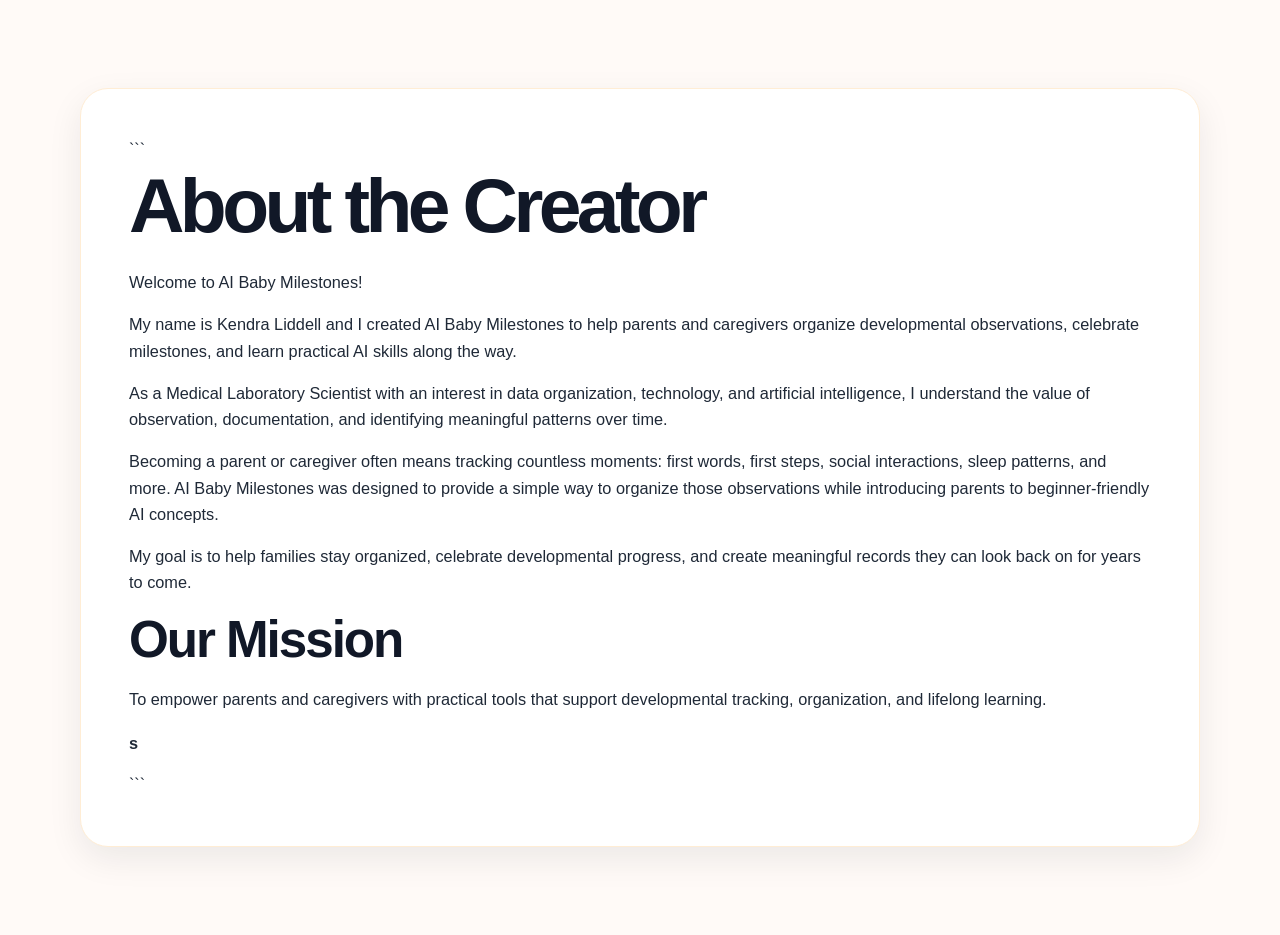
<file: about.html>
<!DOCTYPE html>

<html lang="en">
<head>
  <meta charset="UTF-8">
  <meta name="viewport" content="width=device-width, initial-scale=1.0">
  <title>About the Creator | AI Baby Milestones</title>
  <link rel="stylesheet" href="style.css">
</head>
<body>

<main class="section-padding">
  <div class="container article-card">

```
<h1>About the Creator</h1>

<p>
  Welcome to AI Baby Milestones!
</p>

<p>
  My name is Kendra Liddell and I created AI Baby Milestones to help parents
  and caregivers organize developmental observations, celebrate milestones,
  and learn practical AI skills along the way.
</p>

<p>
  As a Medical Laboratory Scientist with an interest in data organization,
  technology, and artificial intelligence, I understand the value of
  observation, documentation, and identifying meaningful patterns over time.
</p>

<p>
  Becoming a parent or caregiver often means tracking countless moments:
  first words, first steps, social interactions, sleep patterns, and more.
  AI Baby Milestones was designed to provide a simple way to organize those
  observations while introducing parents to beginner-friendly AI concepts.
</p>

<p>
  My goal is to help families stay organized, celebrate developmental
  progress, and create meaningful records they can look back on for years
  to come.
</p>

<h2>Our Mission</h2>

<p>
  To empower parents and caregivers with practical tools that support
  developmental tracking, organization, and lifelong learning.
</p>

<h2></h2>

<p>
  
  <strong>s</strong>
</p>
```

  </div>
</main>

</body>
</html>
</file>
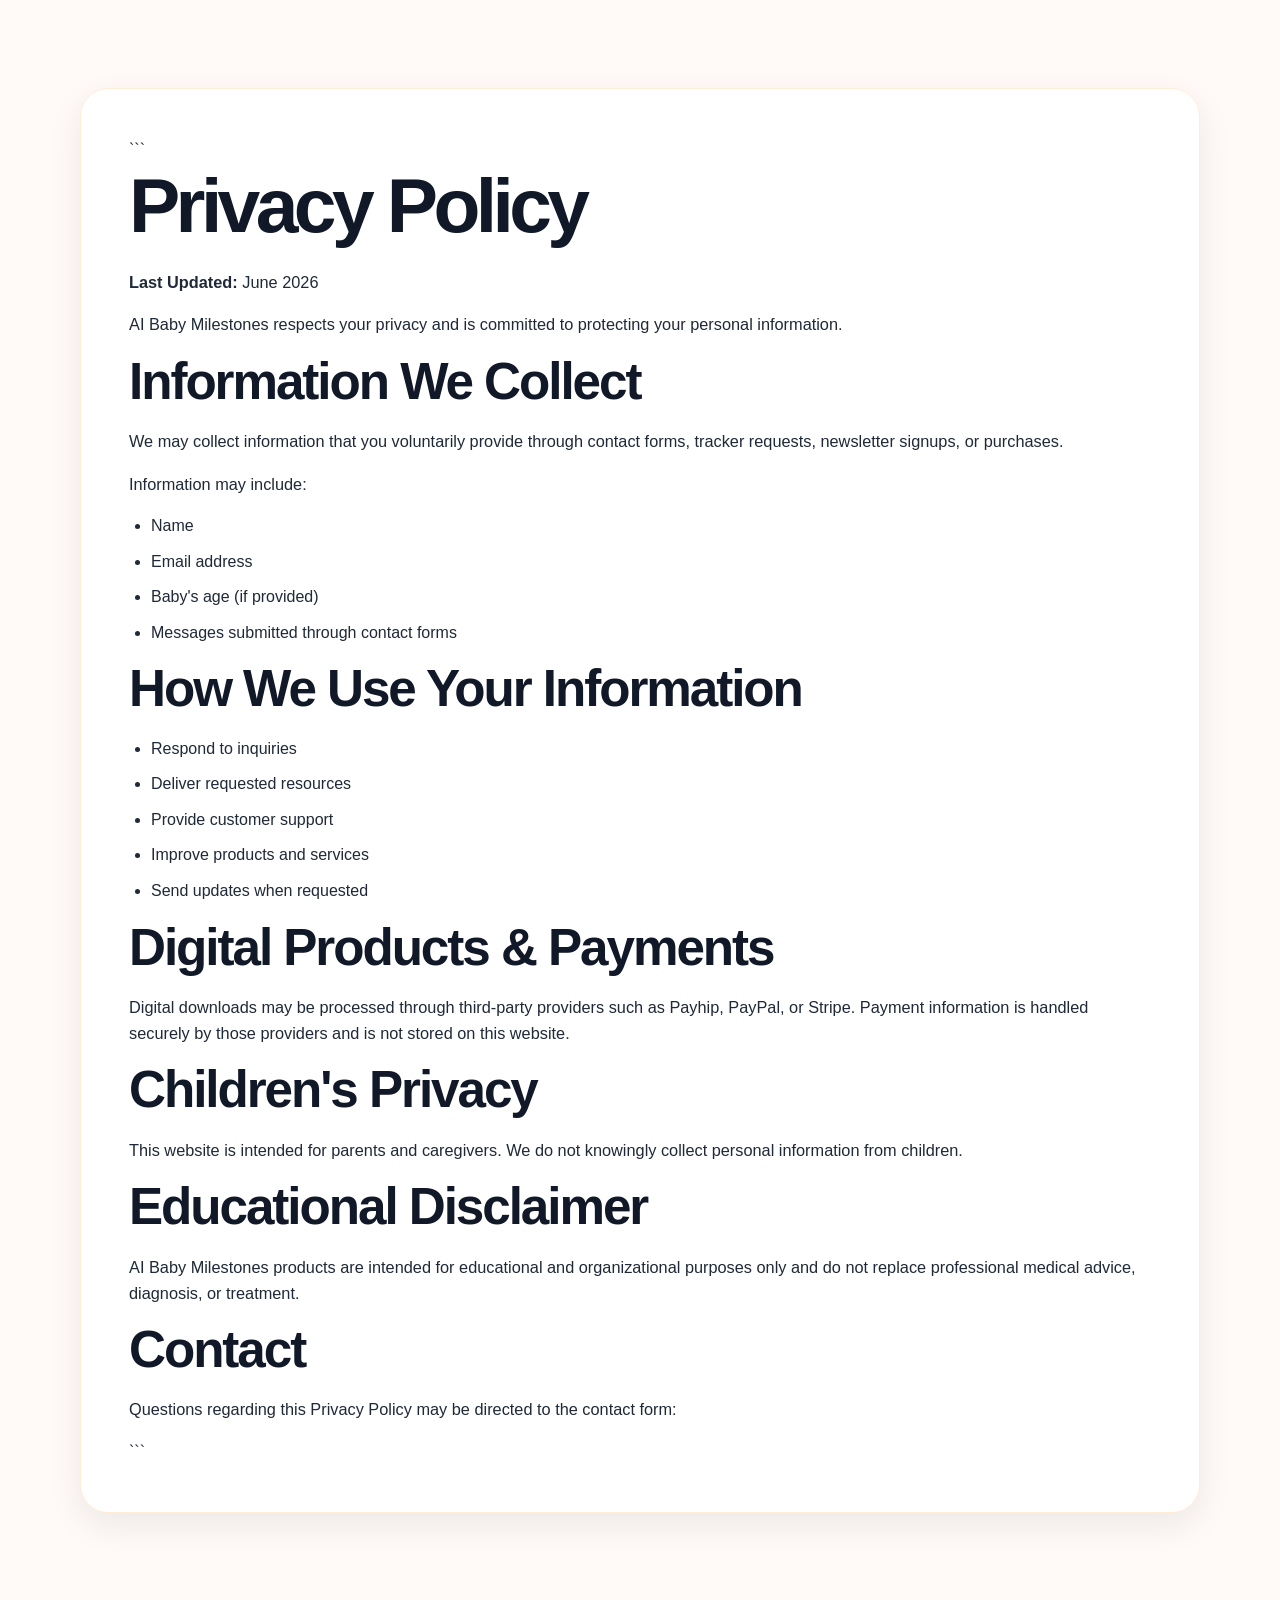
<file: privacy.html>
<!DOCTYPE html>

<html lang="en">
<head>
  <meta charset="UTF-8">
  <meta name="viewport" content="width=device-width, initial-scale=1.0">
  <title>Privacy Policy | AI Baby Milestones</title>
  <link rel="stylesheet" href="style.css">
</head>
<body>

<main class="section-padding">
  <div class="container article-card">

```
<h1>Privacy Policy</h1>

<p><strong>Last Updated:</strong> June 2026</p>

<p>
  AI Baby Milestones respects your privacy and is committed to protecting
  your personal information.
</p>

<h2>Information We Collect</h2>

<p>
  We may collect information that you voluntarily provide through contact
  forms, tracker requests, newsletter signups, or purchases.
</p>

<p>
  Information may include:
</p>

<ul>
  <li>Name</li>
  <li>Email address</li>
  <li>Baby's age (if provided)</li>
  <li>Messages submitted through contact forms</li>
</ul>

<h2>How We Use Your Information</h2>

<ul>
  <li>Respond to inquiries</li>
  <li>Deliver requested resources</li>
  <li>Provide customer support</li>
  <li>Improve products and services</li>
  <li>Send updates when requested</li>
</ul>

<h2>Digital Products & Payments</h2>

<p>
  Digital downloads may be processed through third-party providers such as
  Payhip, PayPal, or Stripe. Payment information is handled securely by
  those providers and is not stored on this website.
</p>

<h2>Children's Privacy</h2>

<p>
  This website is intended for parents and caregivers. We do not knowingly
  collect personal information from children.
</p>

<h2>Educational Disclaimer</h2>

<p>
  AI Baby Milestones products are intended for educational and organizational
  purposes only and do not replace professional medical advice, diagnosis,
  or treatment.
</p>

<h2>Contact</h2>

<p>
  Questions regarding this Privacy Policy may be directed to the contact form:
  <strong></strong>
</p>
```

  </div>
</main>

</body>
</html>
</file>
<file: style.css>
/* =========================
   AI Baby Milestones Website
   GitHub Pages Ready
   ========================= */

/* ---------- Root Variables ---------- */
:root {
  --bg: #fffaf7;
  --bg-soft: #fff3ea;
  --cream: #fff7ed;
  --peach: #fed7aa;
  --coral: #fb923c;
  --orange: #c2410c;
  --orange-dark: #9a3412;
  --pink: #fbcfe8;
  --text: #1f2937;
  --muted: #6b7280;
  --dark: #111827;
  --white: #ffffff;
  --border: #ffedd5;
  --shadow: 0 20px 60px rgba(154, 52, 18, 0.12);
  --shadow-soft: 0 12px 34px rgba(17, 24, 39, 0.08);
  --radius: 28px;
  --container: 1120px;
}

/* ---------- Base ---------- */
* {
  box-sizing: border-box;
}

html {
  scroll-behavior: smooth;
}

body {
  margin: 0;
  font-family: Arial, Helvetica, sans-serif;
  color: var(--text);
  background: var(--bg);
  line-height: 1.6;
}

img {
  max-width: 100%;
  display: block;
}

a {
  color: var(--orange-dark);
}

p {
  font-size: 1.02rem;
}

h1,
h2,
h3 {
  color: var(--dark);
  line-height: 1.1;
}

h1 {
  font-size: clamp(2.7rem, 6vw, 5.3rem);
  margin: 0 0 22px;
  letter-spacing: -0.06em;
}

h2 {
  font-size: clamp(2rem, 4vw, 3.4rem);
  margin: 0 0 18px;
  letter-spacing: -0.04em;
}

h3 {
  font-size: 1.35rem;
  margin: 0 0 12px;
}

ul {
  padding-left: 22px;
}

li {
  margin-bottom: 10px;
}

.skip-link {
  position: absolute;
  top: -100px;
  left: 20px;
  background: var(--dark);
  color: var(--white);
  padding: 10px 14px;
  border-radius: 10px;
  z-index: 999;
}

.skip-link:focus {
  top: 20px;
}

/* ---------- Layout ---------- */
.container {
  width: min(var(--container), calc(100% - 40px));
  margin: 0 auto;
}

.section-padding {
  padding: 88px 0;
}

.center-header {
  text-align: center;
  max-width: 760px;
  margin: 0 auto 44px;
}

.split {
  display: grid;
  grid-template-columns: 1fr 430px;
  gap: 46px;
  align-items: center;
}

.cream {
  background: var(--cream);
}

.peach {
  background:
    radial-gradient(circle at 20% 20%, rgba(251, 207, 232, 0.55), transparent 32%),
    radial-gradient(circle at 90% 10%, rgba(254, 215, 170, 0.9), transparent 34%),
    var(--bg-soft);
}

.dark {
  background: var(--dark);
  color: var(--white);
}

.dark h2,
.dark h3,
.dark p {
  color: var(--white);
}

.eyebrow {
  display: inline-block;
  margin: 0 0 12px;
  color: var(--orange);
  text-transform: uppercase;
  letter-spacing: 0.14em;
  font-size: 0.78rem;
  font-weight: 900;
}

.eyebrow.light {
  color: var(--peach);
}

.small-text {
  color: var(--muted);
  font-size: 0.85rem;
  margin-bottom: 0;
}

/* ---------- Header ---------- */
.site-header {
  position: sticky;
  top: 0;
  z-index: 100;
  background: rgba(255, 250, 247, 0.88);
  backdrop-filter: blur(14px);
  border-bottom: 1px solid rgba(255, 237, 213, 0.9);
}

.navbar {
  width: min(var(--container), calc(100% - 40px));
  margin: 0 auto;
  min-height: 78px;
  display: flex;
  align-items: center;
  justify-content: space-between;
}

.brand {
  display: inline-flex;
  align-items: center;
  gap: 10px;
  text-decoration: none;
  font-weight: 900;
  color: var(--dark);
}

.brand-mark {
  display: inline-grid;
  place-items: center;
  width: 38px;
  height: 38px;
  border-radius: 14px;
  background: linear-gradient(135deg, var(--orange), var(--coral));
  color: var(--white);
  font-size: 0.9rem;
  box-shadow: 0 8px 24px rgba(194, 65, 12, 0.28);
}

.nav-menu {
  display: flex;
  align-items: center;
  gap: 22px;
}

.nav-menu a {
  text-decoration: none;
  color: var(--text);
  font-weight: 800;
  font-size: 0.95rem;
}

.nav-menu a:hover {
  color: var(--orange);
}

.nav-button {
  padding: 10px 16px;
  border-radius: 999px;
  background: var(--dark);
  color: var(--white) !important;
}

.nav-toggle,
.nav-toggle-label {
  display: none;
}

/* ---------- Buttons ---------- */
.button {
  display: inline-flex;
  justify-content: center;
  align-items: center;
  min-height: 48px;
  padding: 13px 22px;
  border-radius: 999px;
  text-decoration: none;
  font-weight: 900;
  border: 0;
  cursor: pointer;
  transition: transform 0.2s ease, box-shadow 0.2s ease;
}

.button:hover {
  transform: translateY(-2px);
}

.primary {
  background: linear-gradient(135deg, var(--orange), var(--coral));
  color: var(--white);
  box-shadow: 0 14px 30px rgba(194, 65, 12, 0.24);
}

.secondary {
  background: var(--white);
  color: var(--orange-dark);
  border: 2px solid var(--border);
}

.light-button {
  background: var(--white);
  color: var(--dark);
}

.full-width {
  width: 100%;
}

/* ---------- Hero ---------- */
.hero {
  min-height: 88vh;
  display: flex;
  align-items: center;
  background:
    radial-gradient(circle at 12% 18%, rgba(251, 146, 60, 0.25), transparent 34%),
    radial-gradient(circle at 88% 20%, rgba(251, 207, 232, 0.7), transparent 30%),
    radial-gradient(circle at 80% 90%, rgba(254, 215, 170, 0.8), transparent 34%),
    var(--bg);
}

.hero-grid {
  display: grid;
  grid-template-columns: 1.05fr 0.95fr;
  gap: 58px;
  align-items: center;
}
.hero-image {
  display: flex;
  align-items: center;
  justify-content: center;
}

.hero-image img {
  width: 100%;
  max-width: 520px;
  height: auto;
  border-radius: 24px;
  display: block;
  object-fit: cover;
  box-shadow: 0 20px 50px rgba(0, 0, 0, 0.15);
}
.hero-copy {
  max-width: 680px;
}

.hero-text {
  font-size: 1.2rem;
  color: var(--muted);
  max-width: 620px;
  margin-bottom: 28px;
}

.hero-actions {
  display: flex;
  flex-wrap: wrap;
  gap: 14px;
  margin-bottom: 34px;
}

.trust-row {
  display: grid;
  grid-template-columns: repeat(3, 1fr);
  gap: 14px;
  max-width: 620px;
}

.trust-row div {
  background: rgba(255, 255, 255, 0.7);
  border: 1px solid var(--border);
  border-radius: 20px;
  padding: 16px;
}

.trust-row strong {
  display: block;
  color: var(--dark);
  font-size: 1.1rem;
}

.trust-row span {
  display: block;
  color: var(--muted);
  font-size: 0.9rem;
}

.hero-card-image {
  width: 100%;
  height: 260px;
  object-fit: cover;
  border-radius: 22px;
  display: block;
  margin-bottom: 24px;
}

.journal-preview {
  width: min(430px, 100%);
  background: var(--white);
  border: 1px solid var(--border);
  border-radius: 34px;
  box-shadow: var(--shadow);
  padding: 26px;
  transform: rotate(0deg);
}

.preview-header {
  display: flex;
  gap: 8px;
  margin-bottom: 26px;
}

.preview-header span {
  width: 13px;
  height: 13px;
  background: var(--peach);
  border-radius: 50%;
}

.journal-preview h2 {
  font-size: 2rem;
}

.journal-preview p {
  background: var(--cream);
  border-radius: 14px;
  padding: 12px;
}

.mini-card {
  margin-top: 18px;
  border-radius: 20px;
  padding: 16px;
  color: var(--white);
  background: linear-gradient(135deg, var(--orange), var(--dark));
}

.mini-card p {
  background: transparent;
  color: var(--white);
  padding: 0;
  margin: 0;
}

.mini-title {
  font-weight: 900;
  margin-bottom: 8px !important;
}

/* ---------- Value Strip ---------- */
.value-strip {
  padding: 32px 0;
  background: var(--dark);
}

.value-grid {
  display: grid;
  grid-template-columns: repeat(4, 1fr);
  gap: 20px;
}

.value-grid div {
  padding: 10px;
}

.value-grid h3 {
  color: var(--peach);
  margin-bottom: 6px;
}

.value-grid p {
  color: rgba(255, 255, 255, 0.78);
  margin: 0;
}

/* ---------- Article ---------- */
.article-layout {
    display: grid;
    grid-template-columns: 420px 1fr;
    gap: 34px;
}

.article-sidebar {
  position: sticky;
  top: 104px;
  background: var(--white);
  border: 1px solid var(--border);
  border-radius: var(--radius);
  padding: 28px;
  box-shadow: var(--shadow-soft);
}

.article-card {
  background: var(--white);
  border: 1px solid var(--border);
  border-radius: var(--radius);
  padding: clamp(24px, 4vw, 48px);
  box-shadow: var(--shadow-soft);
}

.article-card h3 {
  color: var(--orange-dark);
  margin-top: 34px;
}

.prompt-box {
  margin: 22px 0;
  padding: 20px;
  border-left: 6px solid var(--orange);
  border-radius: 18px;
  background: #f9fafb;
}

.prompt-label {
  margin: 0 0 8px;
  color: var(--orange-dark);
  font-weight: 900;
  text-transform: uppercase;
  letter-spacing: 0.08em;
  font-size: 0.78rem;
}

.check-list {
  list-style: none;
  padding: 0;
}

.check-list li {
  position: relative;
  padding-left: 32px;
}

.check-list li::before {
  content: "✓";
  position: absolute;
  left: 0;
  top: 0;
  color: var(--orange);
  font-weight: 900;
}

.medical-note {
  margin-top: 34px;
  padding: 18px;
  border-radius: 18px;
  background: var(--cream);
  border: 1px solid var(--border);
  font-weight: 700;
}

/* ---------- Freebie / Forms ---------- */
.feature-list {
  margin-top: 28px;
  display: grid;
  gap: 14px;
}

.feature-list div {
  display: flex;
  gap: 14px;
  align-items: center;
  background: var(--white);
  border: 1px solid var(--border);
  border-radius: 18px;
  padding: 14px;
}

.icon {
  display: grid;
  place-items: center;
  min-width: 44px;
  height: 44px;
  border-radius: 14px;
  color: var(--white);
  background: var(--orange);
  font-weight: 900;
}

.feature-list p {
  margin: 0;
  font-weight: 800;
}

.signup-card,
.contact-form {
  background: var(--white);
  border: 1px solid var(--border);
  border-radius: var(--radius);
  padding: 30px;
  box-shadow: var(--shadow);
}

label {
  display: block;
  margin: 16px 0 7px;
  font-weight: 900;
  color: var(--dark);
}

input,
select,
textarea {
  width: 100%;
  border: 1px solid #e5e7eb;
  background: var(--white);
  padding: 14px 16px;
  border-radius: 14px;
  font: inherit;
  color: var(--text);
}

input:focus,
select:focus,
textarea:focus {
  outline: 3px solid rgba(251, 146, 60, 0.25);
  border-color: var(--coral);
}

/* ---------- Pricing ---------- */
.pricing-grid {
  display: grid;
  grid-template-columns: repeat(3, 1fr);
  gap: 22px;
  align-items: stretch;
}

.price-card {
  display: flex;
  flex-direction: column;
  background: var(--white);
  border: 1px solid var(--border);
  border-radius: var(--radius);
  padding: 28px;
  box-shadow: var(--shadow-soft);
}

.price-card.featured {
  border: 3px solid var(--orange);
  transform: translateY(-10px);
  box-shadow: var(--shadow);
}

.plan-label {
  color: var(--orange);
  font-weight: 900;
  text-transform: uppercase;
  letter-spacing: 0.12em;
  font-size: 0.78rem;
  margin: 0 0 10px;
}

.price {
  font-size: 2.5rem;
  font-weight: 900;
  color: var(--dark);
  margin: 12px 0;
}

.plan-description {
  color: var(--muted);
}

.price-card .button {
  margin-top: auto;
}

/* ---------- Product Detail ---------- */
.product-detail {
  display: grid;
  grid-template-columns: 0.9fr 1.1fr;
  gap: 36px;
  align-items: start;
}

.detail-grid {
  display: grid;
  grid-template-columns: 1fr 1fr;
  gap: 18px;
}

.detail-card {
  background: var(--white);
  border: 1px solid var(--border);
  border-radius: 22px;
  padding: 22px;
  box-shadow: var(--shadow-soft);
}

/* ---------- Testimonials ---------- */
.testimonial-grid {
  display: grid;
  grid-template-columns: repeat(3, 1fr);
  gap: 22px;
}

.testimonial {
  background: var(--white);
  border: 1px solid var(--border);
  border-radius: var(--radius);
  padding: 26px;
  box-shadow: var(--shadow-soft);
}

.testimonial p {
  font-size: 1.05rem;
  margin-top: 0;
}

/* ---------- Coming Soon ---------- */
.coming-soon {
  text-align: center;
  max-width: 820px;
}

.coming-soon p {
  color: rgba(255, 255, 255, 0.82);
}

/* ---------- FAQ ---------- */
.faq-list {
  max-width: 860px;
  margin: 0 auto;
  display: grid;
  gap: 14px;
}

details {
  background: var(--white);
  border: 1px solid var(--border);
  border-radius: 18px;
  padding: 18px 22px;
  box-shadow: var(--shadow-soft);
}

summary {
  cursor: pointer;
  font-weight: 900;
  color: var(--dark);
}

details p {
  color: var(--muted);
}

/* ---------- Contact ---------- */
.contact-email {
  font-weight: 900;
}

/* ---------- Footer ---------- */
.site-footer {
  background: #0b1220;
  color: rgba(255, 255, 255, 0.76);
  padding: 56px 0 0;
}

.footer-grid {
  display: grid;
  grid-template-columns: 1.4fr 0.7fr 1fr;
  gap: 30px;
}

.footer-brand {
  color: var(--white);
}

.site-footer h3 {
  color: var(--white);
}

.site-footer a {
  display: block;
  color: rgba(255, 255, 255, 0.84);
  text-decoration: none;
  margin-bottom: 8px;
}

.site-footer a:hover {
  color: var(--peach);
}

.copyright {
  margin-top: 36px;
  padding: 18px;
  text-align: center;
  border-top: 1px solid rgba(255, 255, 255, 0.12);
}

/* ---------- Responsive ---------- */
@media (max-width: 980px) {
  .hero-grid,
  .split,
  .article-layout,
  .product-detail {
    grid-template-columns: 1fr;
  }

  .article-sidebar {
    position: static;
  }

  .pricing-grid,
  .testimonial-grid {
    grid-template-columns: 1fr;
  }

  .price-card.featured {
    transform: none;
  }

  .value-grid {
    grid-template-columns: 1fr 1fr;
  }

  .footer-grid {
    grid-template-columns: 1fr;
  }
}
/* =========================
   MOBILE RESPONSIVE
========================= */

@media (max-width: 768px) {

  .section-padding {
    padding: 64px 0;
  }

  .container,
  .navbar {
    width: min(100% - 32px, var(--container));
  }

  .hero-grid,
  .split,
  .article-layout,
  .product-detail,
  .pricing-grid,
  .footer-grid {
    grid-template-columns: 1fr !important;
  }

  .article-card,
  .article-sidebar,
  .price-card,
  .signup-card,
  .contact-form {
    width: 100% !important;
    max-width: 100% !important;
  }

  .article-sidebar h2,
  .article-card h2,
  .section-title,
  .coming-soon h2 {
    font-size: clamp(1.8rem, 8vw, 2.6rem) !important;
    line-height: 1.15 !important;
  }

  .article-card p,
  .section-intro,
  .plan-description,
  .contact-form input,
  .contact-form textarea,
  .contact-form select {
    font-size: 1rem !important;
    line-height: 1.6 !important;
  }

  img {
    max-width: 100%;
    height: auto;
  }
}

@media (max-width: 600px) {
  #products .pricing-grid {
    grid-template-columns: 1fr !important;
  }
}

@media (max-width: 420px) {

  .container,
  .navbar {
    width: min(100% - 24px, var(--container));
  }

  .brand {
    font-size: 0.95rem;
  }

  .button {
    width: 100%;
    text-align: center;
  }
}

/* =========================
   TRUST NOTE
========================= */

.trust-note {
  text-align: center;
  margin: 40px auto;
  padding: 20px;
  max-width: 100%;
  color: #64748b;
  font-size: 0.95rem;
  line-height: 1.8;
  border-top: 1px solid #e5e7eb;
  border-bottom: 1px solid #e5e7eb;
}

html,
body {
  max-width: 100%;
  overflow-x: hidden;
}

* {
  box-sizing: border-box;
}

img,
video,
iframe {
  max-width: 100%;
}

section,
.container {
  overflow-x: hidden;
}

@media (max-width: 768px) {
  

  .feature-list,
  .testimonial-grid,
  .value-grid {
    grid-template-columns: 1fr !important;
  }

  .intro-image,
  .article-image img,
  .contact-image img {
    width: 100%;
    max-width: 100%;
    height: auto;
  }

  h1,
  h2 {
    word-break: normal;
    overflow-wrap: break-word;
  }

  .container,
  section,
  body {
    max-width: 100%;
    overflow-x: hidden;
  }
}

@media (max-width: 768px) {

  .intro-image,
  .contact-image img,
  .tracker-image img {
    width: 100% !important;
    max-width: 100% !important;
    height: auto !important;
    display: block;
  }

}

/* =========================
   MOBILE HERO + HAMBURGER
========================= */

@media (max-width: 768px) {

  .hero-image {
    width: 100% !important;
    height: auto !important;
    max-height: 500px;
    object-fit: cover;
  }

  .navbar {
    position: relative;
  }

  .nav-toggle-label {
    display: flex;
    flex-direction: column;
    gap: 5px;
    cursor: pointer;
  }

  .nav-toggle-label span {
    display: block;
    width: 26px;
    height: 3px;
    background: var(--dark);
    border-radius: 999px;
  }

  .nav-menu {
    display: none;
    flex-direction: column;
    gap: 10px;
    position: absolute;
    top: 100%;
    right: 0;
    width: 220px;
    background: #ffffff;
    border: 1px solid var(--border);
    border-radius: 16px;
    box-shadow: 0 20px 50px rgba(0, 0, 0, 0.12);
    padding: 18px;
    z-index: 999;
  }

  .nav-menu a {
    display: block;
    padding: 12px 10px;
    text-decoration: none;
  }

   .nav-toggle:checked ~ .nav-menu {
    display: flex;
  }
}

@media (max-width: 768px) {
  #free-tracker .container,
  #free-tracker .split,
  #free-tracker .signup-card,
  #free-tracker .feature-list,
  #free-tracker .feature-list div {
    width: 100% !important;
    max-width: 100% !important;
    min-width: 0 !important;
    overflow: hidden !important;
  }

  #free-tracker .signup-card {
    padding: 24px 18px !important;
  }

  #free-tracker input,
  #free-tracker select,
  #free-tracker textarea,
  #free-tracker button,
  #free-tracker .button {
    width: 100% !important;
    max-width: 100% !important;
    min-width: 0 !important;
  }

  #free-tracker h2 {
    font-size: clamp(1.8rem, 7vw, 2.4rem) !important;
    overflow-wrap: break-word;
  }

  #free-tracker .feature-list {
    display: grid !important;
    grid-template-columns: 1fr !important;
  }
}
@media (max-width: 768px) {
  #free-tracker .tracker-image {
    width: 100% !important;
    max-width: 100% !important;
    overflow: hidden !important;
    border-radius: 20px;
  }

  #free-tracker .tracker-image img,
  #free-tracker .hero-image {
    width: 100% !important;
    height: 360px !important;
    max-height: 360px !important;
    object-fit: cover !important;
    object-position: center center !important;
    display: block !important;
    border-radius: 20px;
  }
}
</file>
